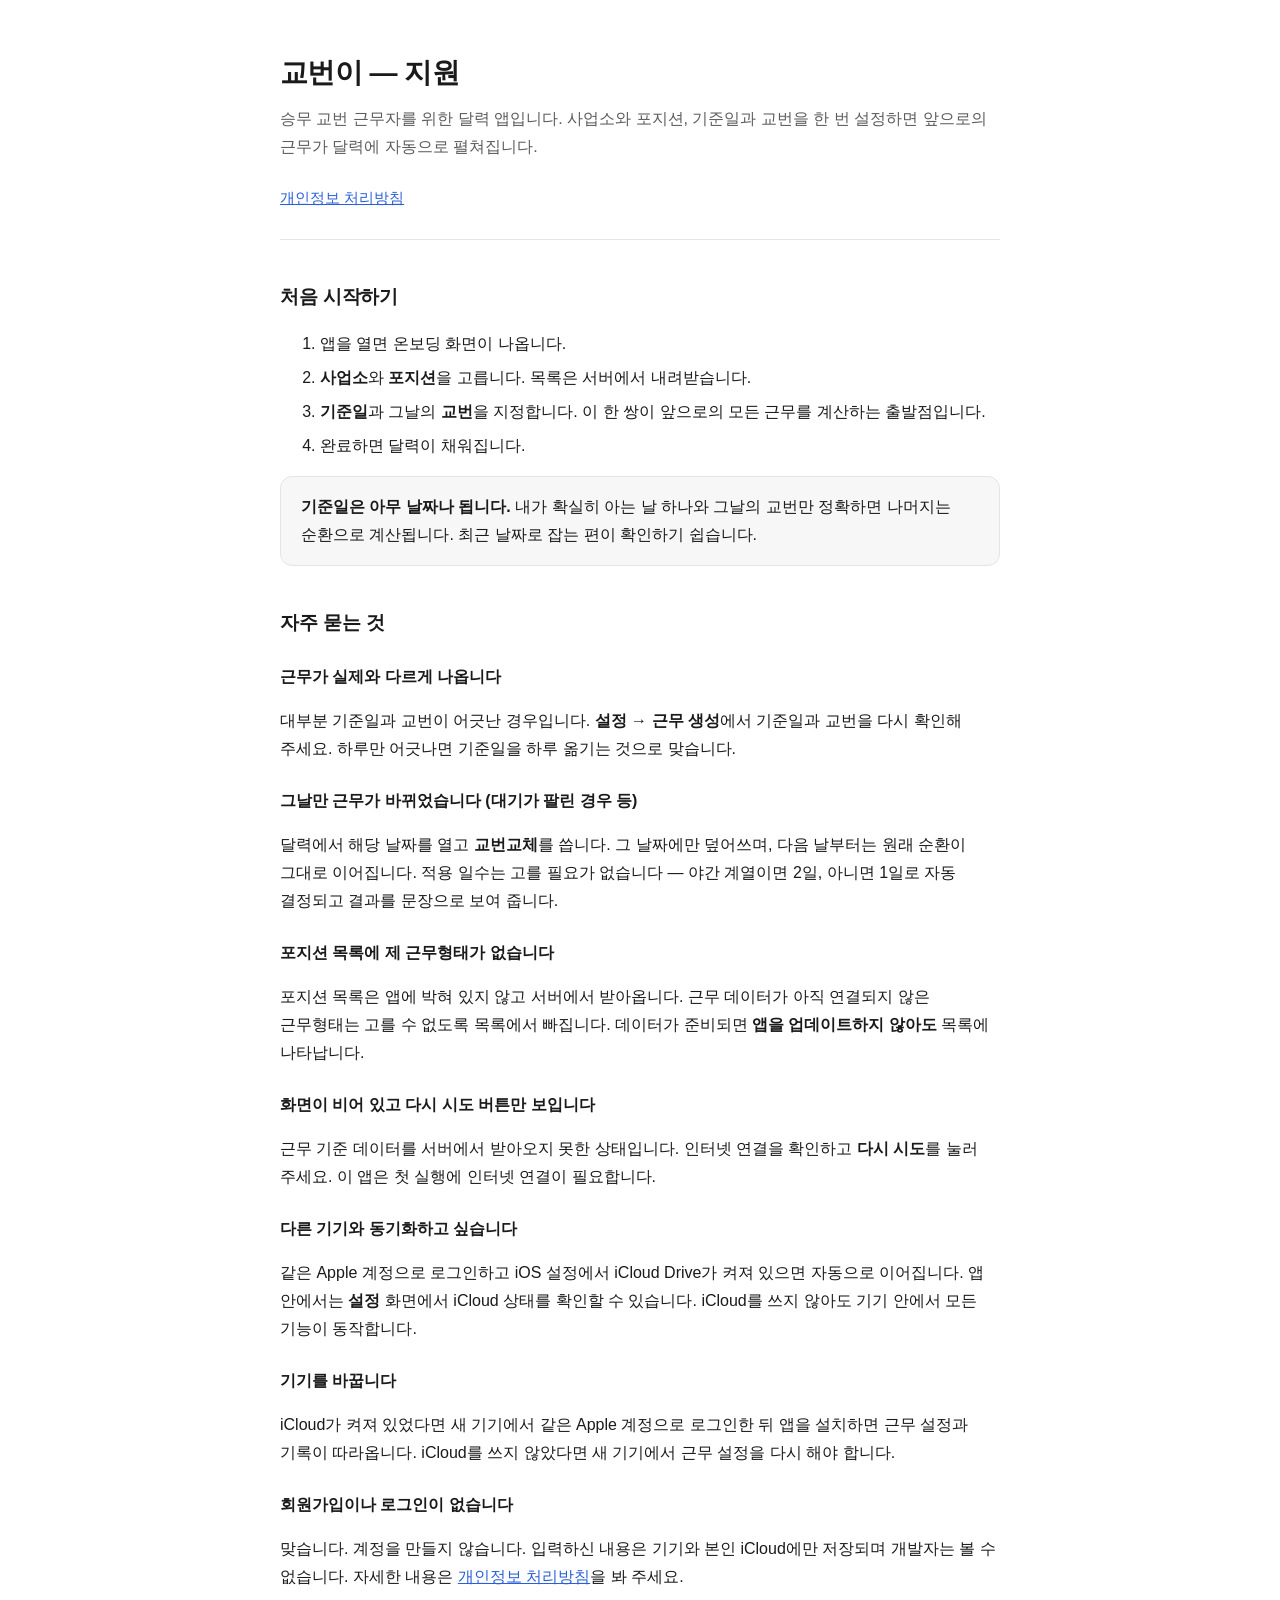
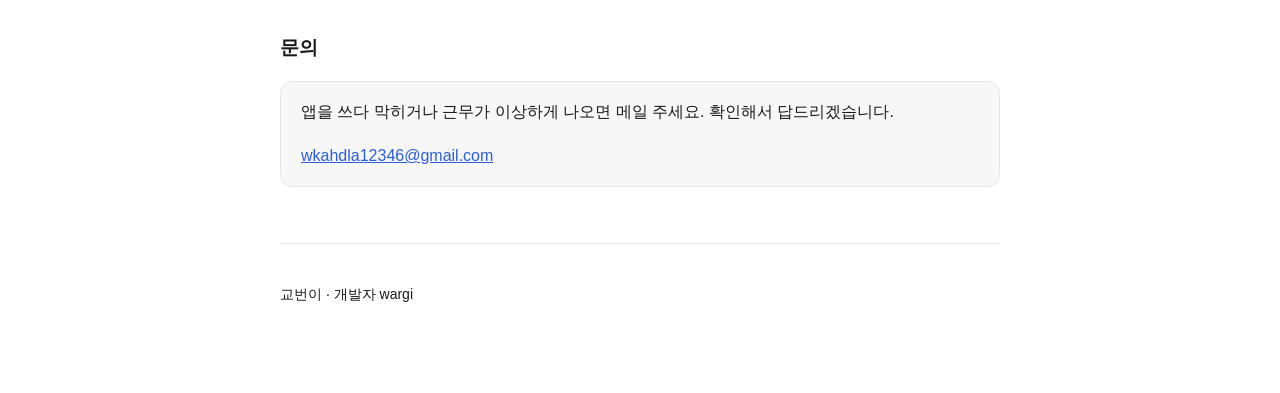
<file: index.html>
<!DOCTYPE html>
<html lang="ko">
<head>
<meta charset="utf-8">
<meta name="viewport" content="width=device-width, initial-scale=1">
<title>교번이 — 지원</title>
<meta name="description" content="승무 교번 근무자를 위한 달력 앱 '교번이'의 지원 페이지입니다.">
<link rel="stylesheet" href="style.css">
</head>
<body>
<main>
  <header>
    <h1>교번이 — 지원</h1>
    <p class="lead">승무 교번 근무자를 위한 달력 앱입니다. 사업소와 포지션, 기준일과 교번을 한 번 설정하면 앞으로의 근무가 달력에 자동으로 펼쳐집니다.</p>
    <nav>
      <a href="privacy.html">개인정보 처리방침</a>
    </nav>
  </header>

  <h2>처음 시작하기</h2>
  <ol>
    <li>앱을 열면 온보딩 화면이 나옵니다.</li>
    <li><strong>사업소</strong>와 <strong>포지션</strong>을 고릅니다. 목록은 서버에서 내려받습니다.</li>
    <li><strong>기준일</strong>과 그날의 <strong>교번</strong>을 지정합니다. 이 한 쌍이 앞으로의 모든 근무를 계산하는 출발점입니다.</li>
    <li>완료하면 달력이 채워집니다.</li>
  </ol>
  <div class="card">
    <p><strong>기준일은 아무 날짜나 됩니다.</strong> 내가 확실히 아는 날 하나와 그날의 교번만 정확하면 나머지는 순환으로 계산됩니다. 최근 날짜로 잡는 편이 확인하기 쉽습니다.</p>
  </div>

  <h2>자주 묻는 것</h2>

  <h3>근무가 실제와 다르게 나옵니다</h3>
  <p>대부분 기준일과 교번이 어긋난 경우입니다. <strong>설정 → 근무 생성</strong>에서 기준일과 교번을 다시 확인해 주세요. 하루만 어긋나면 기준일을 하루 옮기는 것으로 맞습니다.</p>

  <h3>그날만 근무가 바뀌었습니다 (대기가 팔린 경우 등)</h3>
  <p>달력에서 해당 날짜를 열고 <strong>교번교체</strong>를 씁니다. 그 날짜에만 덮어쓰며, 다음 날부터는 원래 순환이 그대로 이어집니다. 적용 일수는 고를 필요가 없습니다 — 야간 계열이면 2일, 아니면 1일로 자동 결정되고 결과를 문장으로 보여 줍니다.</p>

  <h3>포지션 목록에 제 근무형태가 없습니다</h3>
  <p>포지션 목록은 앱에 박혀 있지 않고 서버에서 받아옵니다. 근무 데이터가 아직 연결되지 않은 근무형태는 고를 수 없도록 목록에서 빠집니다. 데이터가 준비되면 <strong>앱을 업데이트하지 않아도</strong> 목록에 나타납니다.</p>

  <h3>화면이 비어 있고 다시 시도 버튼만 보입니다</h3>
  <p>근무 기준 데이터를 서버에서 받아오지 못한 상태입니다. 인터넷 연결을 확인하고 <strong>다시 시도</strong>를 눌러 주세요. 이 앱은 첫 실행에 인터넷 연결이 필요합니다.</p>

  <h3>다른 기기와 동기화하고 싶습니다</h3>
  <p>같은 Apple 계정으로 로그인하고 iOS 설정에서 iCloud Drive가 켜져 있으면 자동으로 이어집니다. 앱 안에서는 <strong>설정</strong> 화면에서 iCloud 상태를 확인할 수 있습니다. iCloud를 쓰지 않아도 기기 안에서 모든 기능이 동작합니다.</p>

  <h3>기기를 바꿉니다</h3>
  <p>iCloud가 켜져 있었다면 새 기기에서 같은 Apple 계정으로 로그인한 뒤 앱을 설치하면 근무 설정과 기록이 따라옵니다. iCloud를 쓰지 않았다면 새 기기에서 근무 설정을 다시 해야 합니다.</p>

  <h3>회원가입이나 로그인이 없습니다</h3>
  <p>맞습니다. 계정을 만들지 않습니다. 입력하신 내용은 기기와 본인 iCloud에만 저장되며 개발자는 볼 수 없습니다. 자세한 내용은 <a href="privacy.html">개인정보 처리방침</a>을 봐 주세요.</p>

  <h2>문의</h2>
  <div class="card">
    <p>앱을 쓰다 막히거나 근무가 이상하게 나오면 메일 주세요. 확인해서 답드리겠습니다.</p>
    <p><a href="mailto:wkahdla12346@gmail.com">wkahdla12346@gmail.com</a></p>
  </div>

  <footer>
    <p>교번이 · 개발자 wargi</p>
  </footer>
</main>
</body>
</html>
</file>
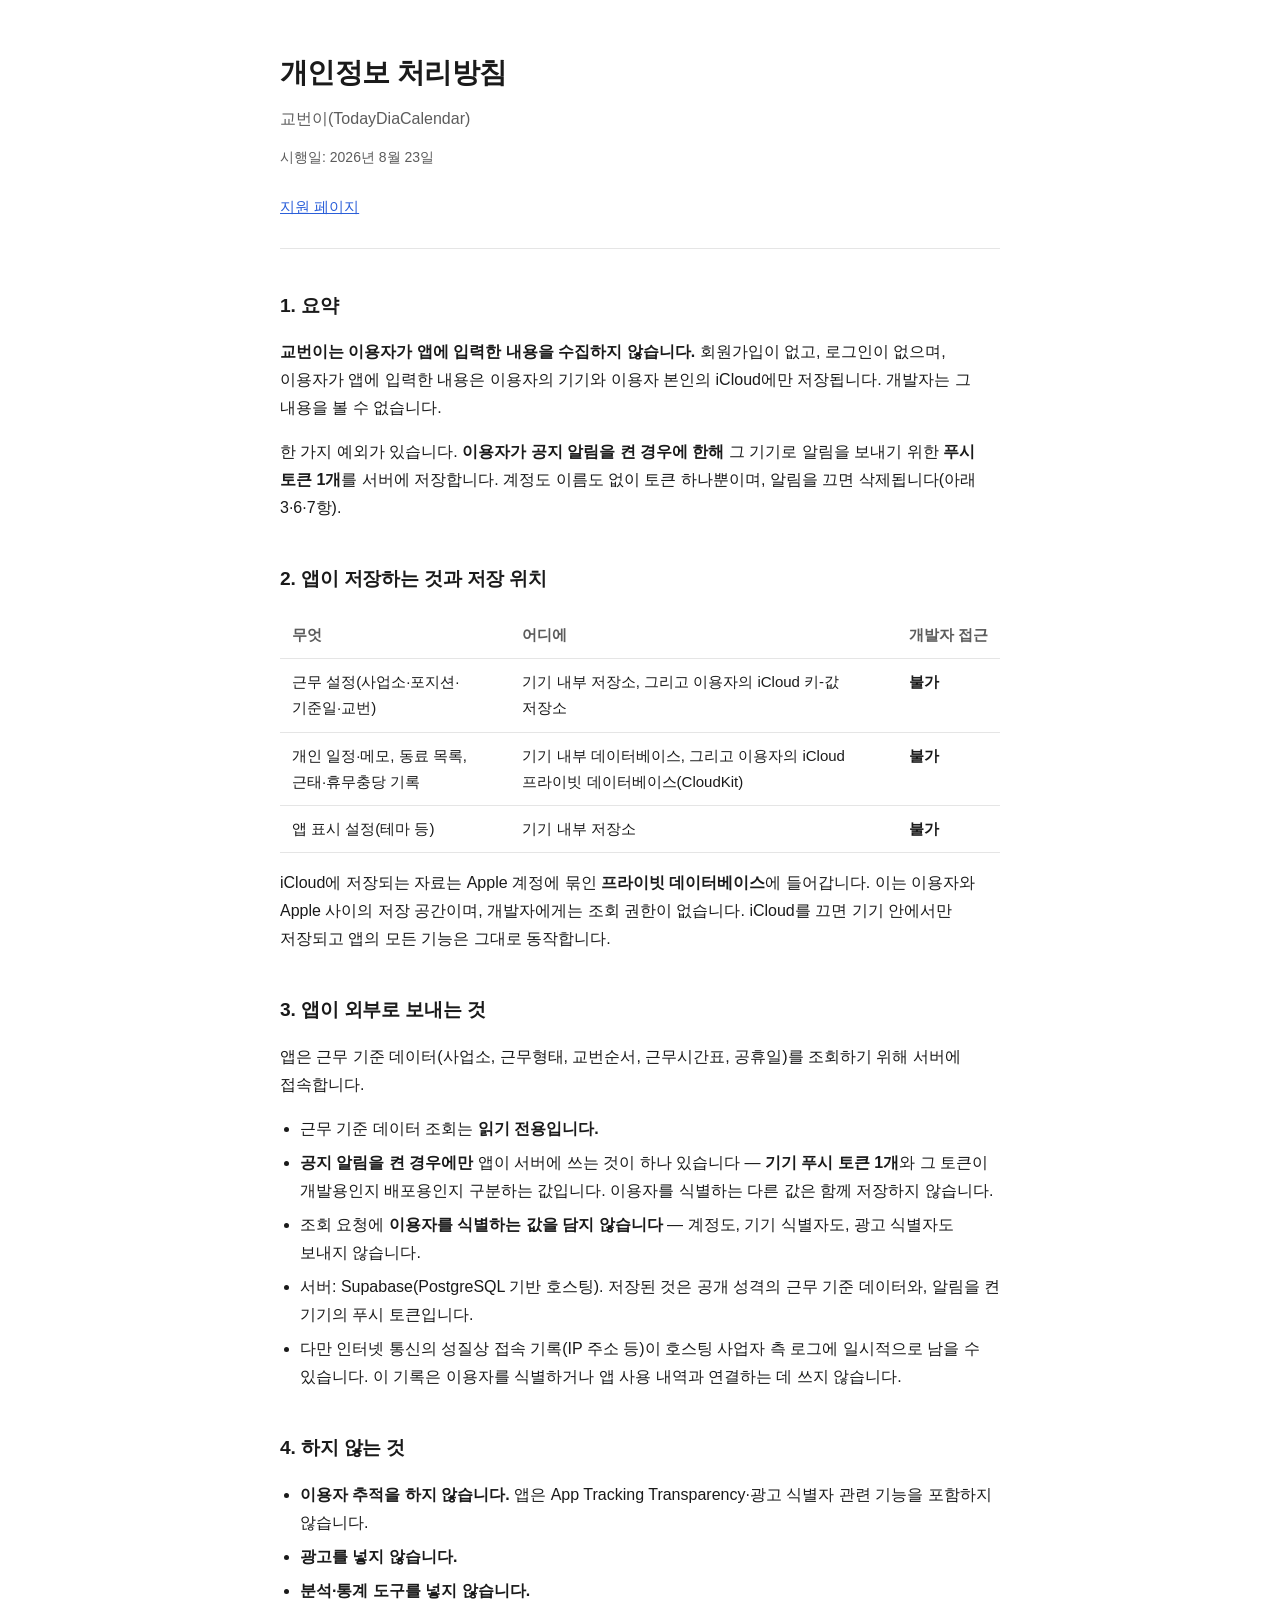
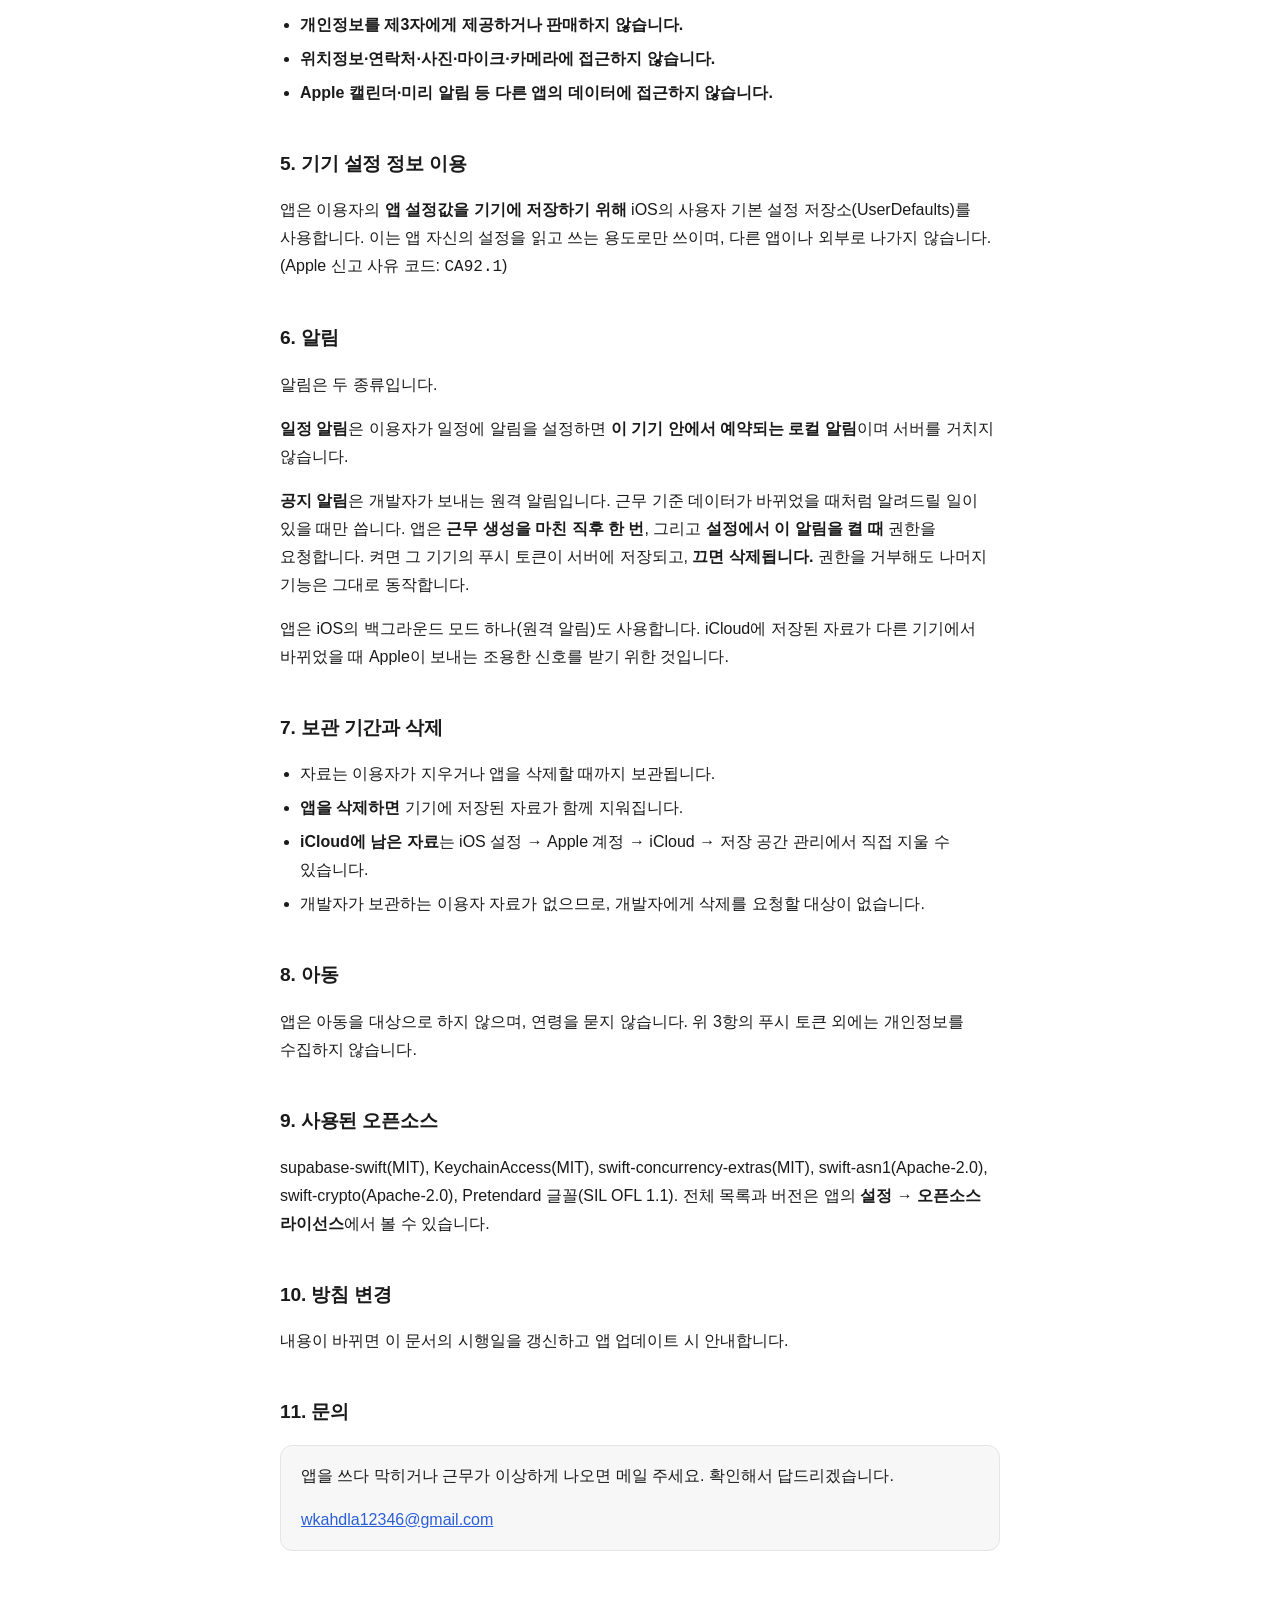
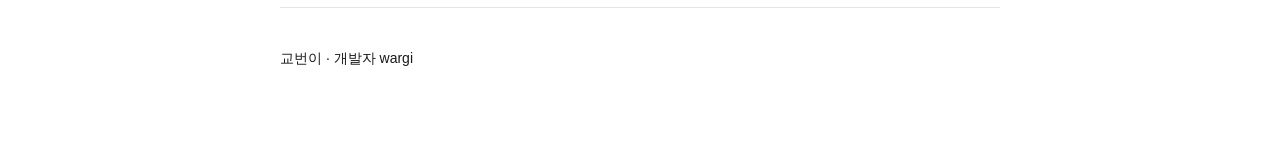
<file: privacy.html>
<!DOCTYPE html>
<html lang="ko">
<head>
<meta charset="utf-8">
<meta name="viewport" content="width=device-width, initial-scale=1">
<title>교번이 — 개인정보 처리방침</title>
<meta name="description" content="교번이 앱의 개인정보 처리방침. 교번이는 이용자가 입력한 내용을 수집하지 않으며, 공지 알림을 켠 경우에만 기기 푸시 토큰 1개를 저장합니다.">
<link rel="stylesheet" href="style.css">
</head>
<body>
<main>
  <header>
    <h1>개인정보 처리방침</h1>
    <p class="lead">교번이(TodayDiaCalendar)</p>
    <p class="meta">시행일: 2026년 8월 23일</p>
    <nav><a href="index.html">지원 페이지</a></nav>
  </header>

  <h2>1. 요약</h2>
  <p><strong>교번이는 이용자가 앱에 입력한 내용을 수집하지 않습니다.</strong> 회원가입이 없고, 로그인이 없으며, 이용자가 앱에 입력한 내용은 이용자의 기기와 이용자 본인의 iCloud에만 저장됩니다. 개발자는 그 내용을 볼 수 없습니다.</p>
  <p>한 가지 예외가 있습니다. <strong>이용자가 공지 알림을 켠 경우에 한해</strong> 그 기기로 알림을 보내기 위한 <strong>푸시 토큰 1개</strong>를 서버에 저장합니다. 계정도 이름도 없이 토큰 하나뿐이며, 알림을 끄면 삭제됩니다(아래 3·6·7항).</p>

  <h2>2. 앱이 저장하는 것과 저장 위치</h2>
  <table>
    <thead><tr><th>무엇</th><th>어디에</th><th>개발자 접근</th></tr></thead>
    <tbody>
      <tr><td>근무 설정(사업소·포지션·기준일·교번)</td><td>기기 내부 저장소, 그리고 이용자의 iCloud 키-값 저장소</td><td><strong>불가</strong></td></tr>
      <tr><td>개인 일정·메모, 동료 목록, 근태·휴무충당 기록</td><td>기기 내부 데이터베이스, 그리고 이용자의 iCloud 프라이빗 데이터베이스(CloudKit)</td><td><strong>불가</strong></td></tr>
      <tr><td>앱 표시 설정(테마 등)</td><td>기기 내부 저장소</td><td><strong>불가</strong></td></tr>
    </tbody>
  </table>
  <p>iCloud에 저장되는 자료는 Apple 계정에 묶인 <strong>프라이빗 데이터베이스</strong>에 들어갑니다. 이는 이용자와 Apple 사이의 저장 공간이며, 개발자에게는 조회 권한이 없습니다. iCloud를 끄면 기기 안에서만 저장되고 앱의 모든 기능은 그대로 동작합니다.</p>

  <h2>3. 앱이 외부로 보내는 것</h2>
  <p>앱은 근무 기준 데이터(사업소, 근무형태, 교번순서, 근무시간표, 공휴일)를 조회하기 위해 서버에 접속합니다.</p>
  <ul>
    <li>근무 기준 데이터 조회는 <strong>읽기 전용입니다.</strong></li>
    <li><strong>공지 알림을 켠 경우에만</strong> 앱이 서버에 쓰는 것이 하나 있습니다 — <strong>기기 푸시 토큰 1개</strong>와 그 토큰이 개발용인지 배포용인지 구분하는 값입니다. 이용자를 식별하는 다른 값은 함께 저장하지 않습니다.</li>
    <li>조회 요청에 <strong>이용자를 식별하는 값을 담지 않습니다</strong> — 계정도, 기기 식별자도, 광고 식별자도 보내지 않습니다.</li>
    <li>서버: Supabase(PostgreSQL 기반 호스팅). 저장된 것은 공개 성격의 근무 기준 데이터와, 알림을 켠 기기의 푸시 토큰입니다.</li>
    <li>다만 인터넷 통신의 성질상 접속 기록(IP 주소 등)이 호스팅 사업자 측 로그에 일시적으로 남을 수 있습니다. 이 기록은 이용자를 식별하거나 앱 사용 내역과 연결하는 데 쓰지 않습니다.</li>
  </ul>

  <h2>4. 하지 않는 것</h2>
  <ul>
    <li><strong>이용자 추적을 하지 않습니다.</strong> 앱은 App Tracking Transparency·광고 식별자 관련 기능을 포함하지 않습니다.</li>
    <li><strong>광고를 넣지 않습니다.</strong></li>
    <li><strong>분석·통계 도구를 넣지 않습니다.</strong></li>
    <li><strong>개인정보를 제3자에게 제공하거나 판매하지 않습니다.</strong></li>
    <li><strong>위치정보·연락처·사진·마이크·카메라에 접근하지 않습니다.</strong></li>
    <li><strong>Apple 캘린더·미리 알림 등 다른 앱의 데이터에 접근하지 않습니다.</strong></li>
  </ul>

  <h2>5. 기기 설정 정보 이용</h2>
  <p>앱은 이용자의 <strong>앱 설정값을 기기에 저장하기 위해</strong> iOS의 사용자 기본 설정 저장소(UserDefaults)를 사용합니다. 이는 앱 자신의 설정을 읽고 쓰는 용도로만 쓰이며, 다른 앱이나 외부로 나가지 않습니다. (Apple 신고 사유 코드: <code>CA92.1</code>)</p>

  <h2>6. 알림</h2>
  <p>알림은 두 종류입니다.</p>
  <p><strong>일정 알림</strong>은 이용자가 일정에 알림을 설정하면 <strong>이 기기 안에서 예약되는 로컬 알림</strong>이며 서버를 거치지 않습니다.</p>
  <p><strong>공지 알림</strong>은 개발자가 보내는 원격 알림입니다. 근무 기준 데이터가 바뀌었을 때처럼 알려드릴 일이 있을 때만 씁니다. 앱은 <strong>근무 생성을 마친 직후 한 번</strong>, 그리고 <strong>설정에서 이 알림을 켤 때</strong> 권한을 요청합니다. 켜면 그 기기의 푸시 토큰이 서버에 저장되고, <strong>끄면 삭제됩니다.</strong> 권한을 거부해도 나머지 기능은 그대로 동작합니다.</p>
  <p>앱은 iOS의 백그라운드 모드 하나(원격 알림)도 사용합니다. iCloud에 저장된 자료가 다른 기기에서 바뀌었을 때 Apple이 보내는 조용한 신호를 받기 위한 것입니다.</p>

  <h2>7. 보관 기간과 삭제</h2>
  <ul>
    <li>자료는 이용자가 지우거나 앱을 삭제할 때까지 보관됩니다.</li>
    <li><strong>앱을 삭제하면</strong> 기기에 저장된 자료가 함께 지워집니다.</li>
    <li><strong>iCloud에 남은 자료</strong>는 iOS 설정 → Apple 계정 → iCloud → 저장 공간 관리에서 직접 지울 수 있습니다.</li>
    <li>개발자가 보관하는 이용자 자료가 없으므로, 개발자에게 삭제를 요청할 대상이 없습니다.</li>
  </ul>

  <h2>8. 아동</h2>
  <p>앱은 아동을 대상으로 하지 않으며, 연령을 묻지 않습니다. 위 3항의 푸시 토큰 외에는 개인정보를 수집하지 않습니다.</p>

  <h2>9. 사용된 오픈소스</h2>
  <p>supabase-swift(MIT), KeychainAccess(MIT), swift-concurrency-extras(MIT), swift-asn1(Apache-2.0), swift-crypto(Apache-2.0), Pretendard 글꼴(SIL OFL 1.1). 전체 목록과 버전은 앱의 <strong>설정 → 오픈소스 라이선스</strong>에서 볼 수 있습니다.</p>

  <h2>10. 방침 변경</h2>
  <p>내용이 바뀌면 이 문서의 시행일을 갱신하고 앱 업데이트 시 안내합니다.</p>

  <h2>11. 문의</h2>
  <div class="card">
    <p>앱을 쓰다 막히거나 근무가 이상하게 나오면 메일 주세요. 확인해서 답드리겠습니다.</p>
    <p><a href="mailto:wkahdla12346@gmail.com">wkahdla12346@gmail.com</a></p>
  </div>

  <footer>
    <p>교번이 · 개발자 wargi</p>
  </footer>
</main>
</body>
</html>
</file>
<file: style.css>
:root {
  --bg: #ffffff;
  --fg: #1a1a1a;
  --sub: #5c5c5c;
  --line: #e5e5e5;
  --card: #f7f7f8;
  --accent: #2b5fd9;
}
@media (prefers-color-scheme: dark) {
  :root {
    --bg: #131316;
    --fg: #ececf0;
    --sub: #a0a0a8;
    --line: #2c2c32;
    --card: #1c1c21;
    --accent: #7aa2f7;
  }
}
* { box-sizing: border-box; }
body {
  margin: 0;
  padding: 0 20px 72px;
  background: var(--bg);
  color: var(--fg);
  font-family: -apple-system, BlinkMacSystemFont, "Apple SD Gothic Neo", "Pretendard", "Noto Sans KR", sans-serif;
  line-height: 1.75;
  font-size: 16px;
  word-break: keep-all;
}
main { max-width: 720px; margin: 0 auto; }
header { padding: 48px 0 28px; border-bottom: 1px solid var(--line); margin-bottom: 32px; }
h1 { font-size: 1.75rem; margin: 0 0 8px; letter-spacing: -0.02em; }
h2 { font-size: 1.2rem; margin: 40px 0 12px; letter-spacing: -0.01em; }
h3 { font-size: 1rem; margin: 24px 0 8px; }
p, li { color: var(--fg); }
.lead { color: var(--sub); margin: 0; }
.meta { color: var(--sub); font-size: 0.875rem; margin-top: 12px; }
a { color: var(--accent); }
nav { margin: 24px 0 0; display: flex; gap: 16px; flex-wrap: wrap; font-size: 0.9375rem; }
.card { background: var(--card); border: 1px solid var(--line); border-radius: 12px; padding: 16px 20px; margin: 16px 0; }
.card p:last-child { margin-bottom: 0; }
.card p:first-child { margin-top: 0; }
table { width: 100%; border-collapse: collapse; margin: 16px 0; font-size: 0.9375rem; display: block; overflow-x: auto; }
th, td { text-align: left; padding: 10px 12px; border-bottom: 1px solid var(--line); vertical-align: top; }
th { color: var(--sub); font-weight: 600; white-space: nowrap; }
ul { padding-left: 20px; }
li { margin: 6px 0; }
footer { margin-top: 56px; padding-top: 24px; border-top: 1px solid var(--line); color: var(--sub); font-size: 0.875rem; }
.todo { background: #fff4e5; border: 1px solid #ffb84d; color: #6b4300; border-radius: 8px; padding: 12px 16px; }
@media (prefers-color-scheme: dark) {
  .todo { background: #3a2c12; border-color: #7a5a1f; color: #f0d9a8; }
}
</file>
